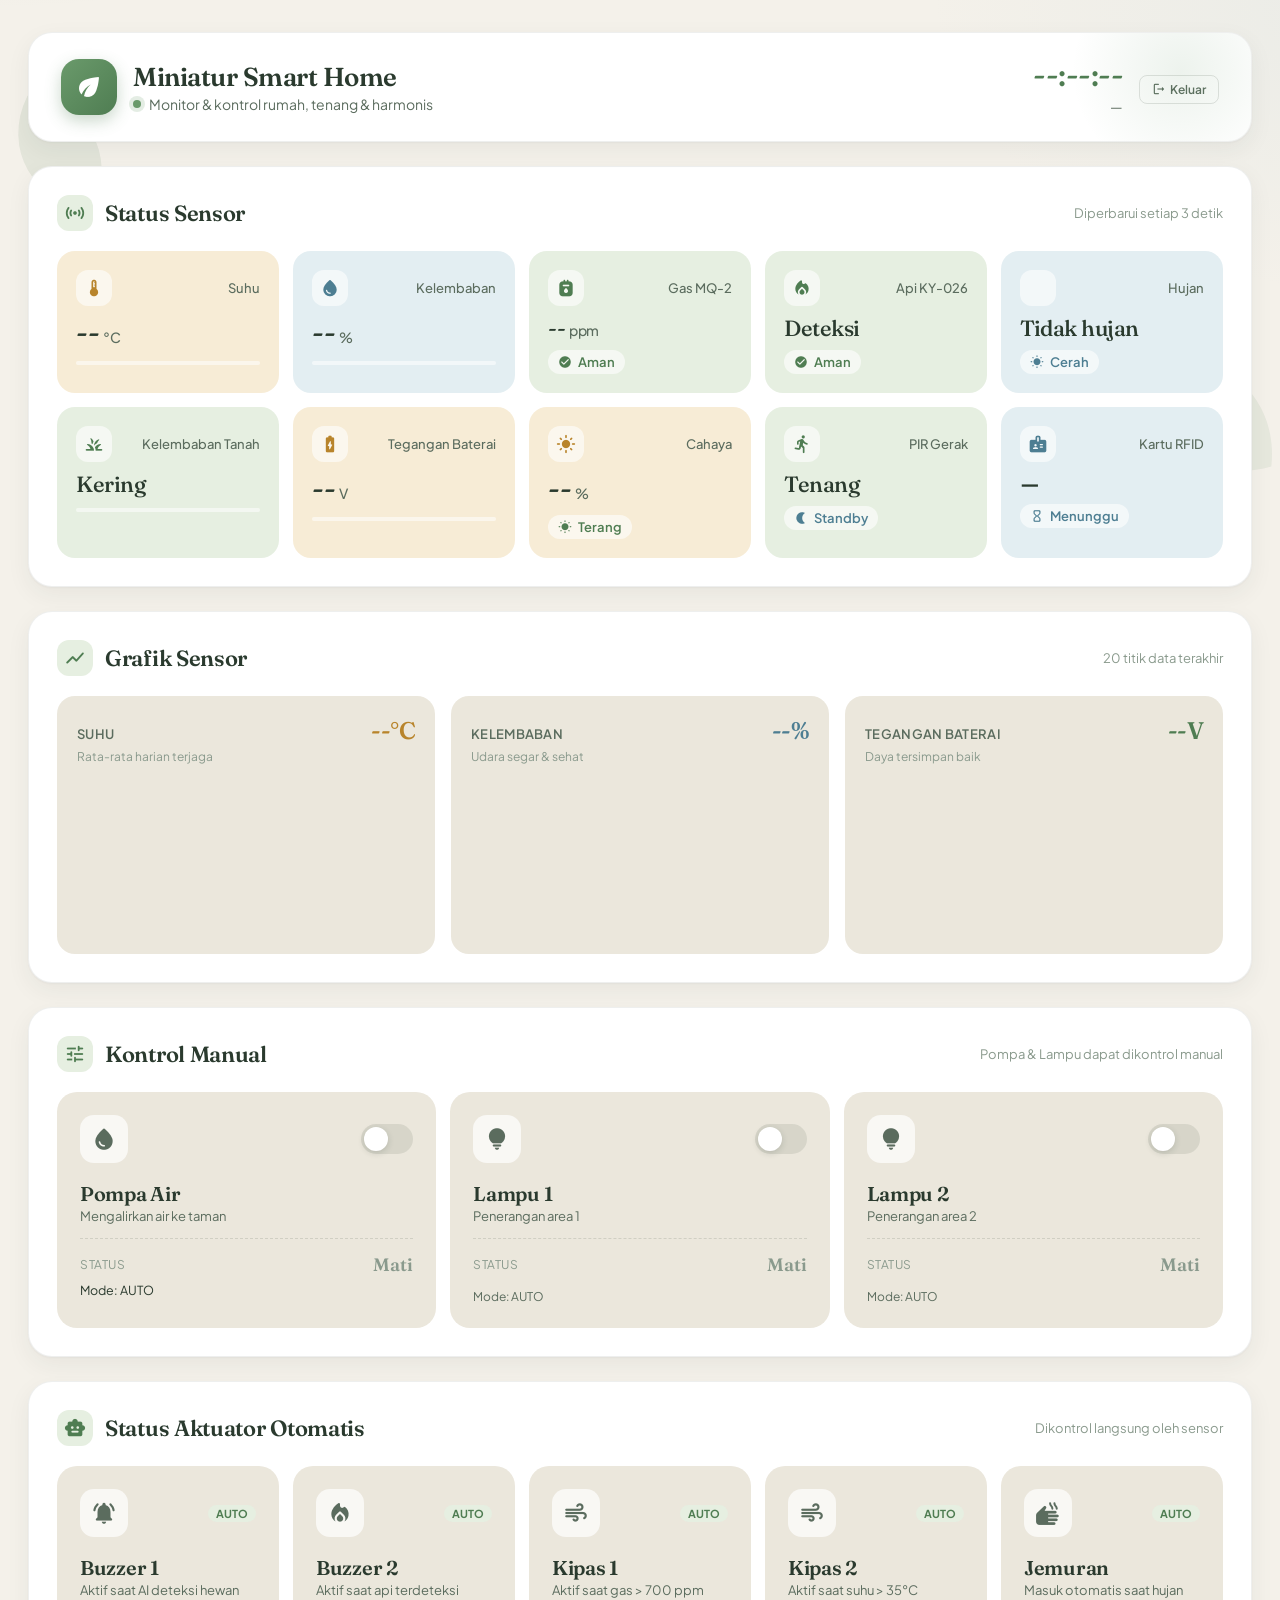
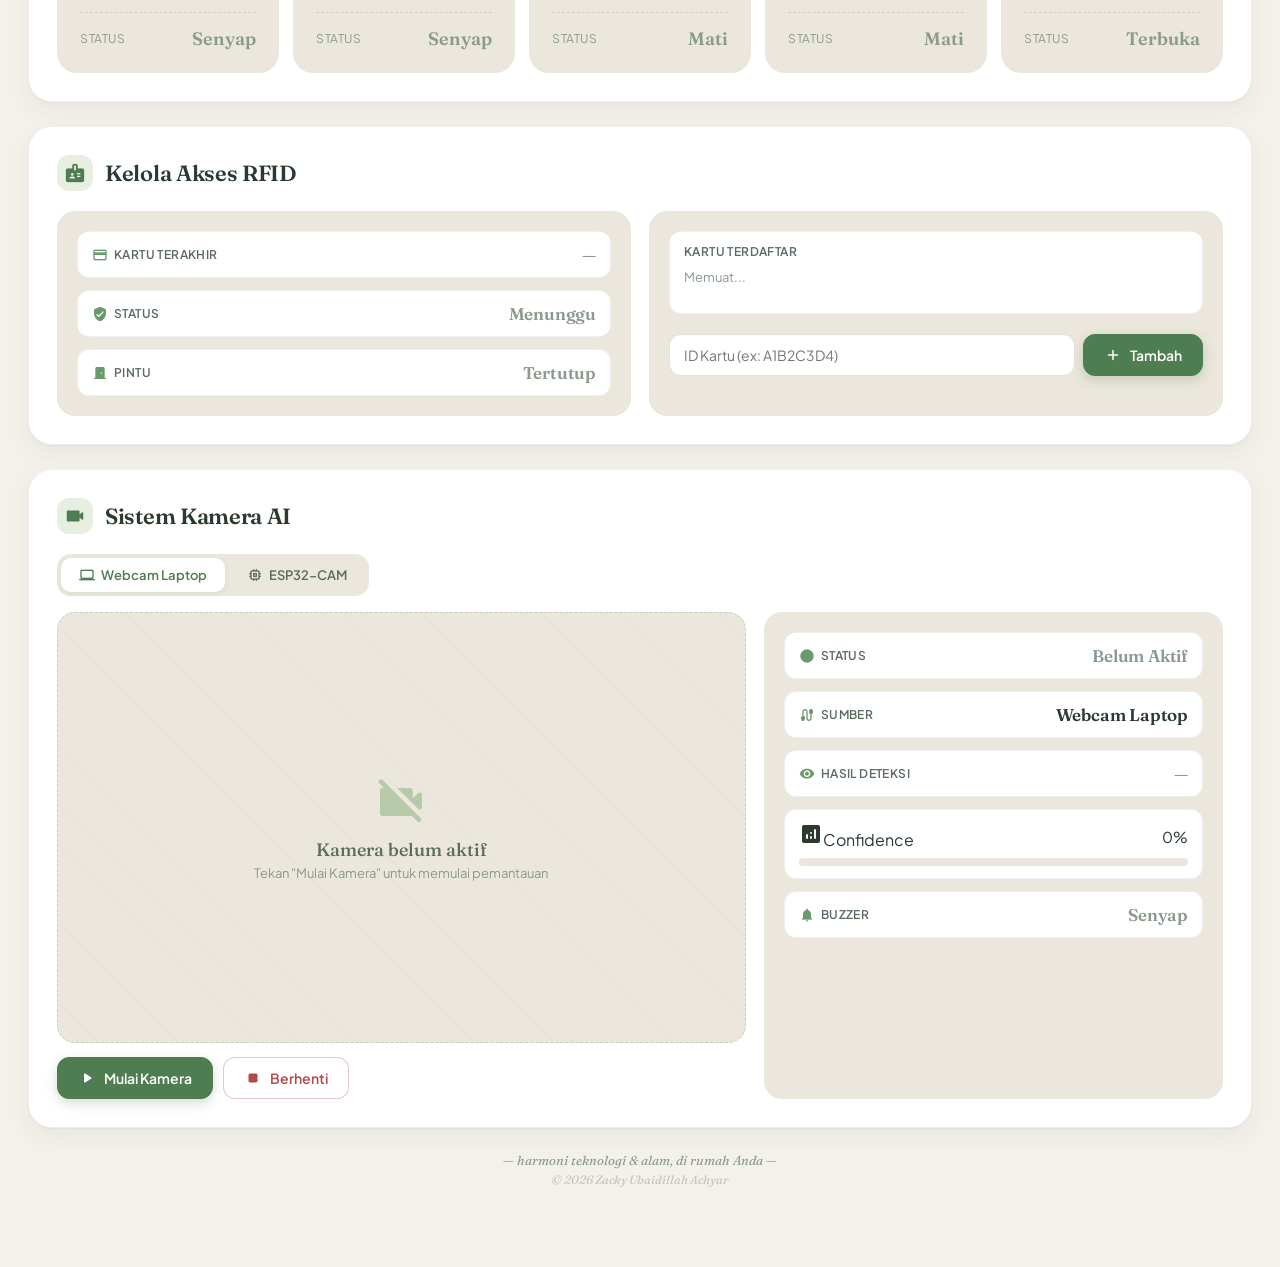
<file: templates/index.html>
<!DOCTYPE html>
<html lang="id">
<head>
<meta charset="UTF-8" />
<meta name="viewport" content="width=device-width, initial-scale=1.0" />
<title>Miniatur Smart Home Dashboard</title>
<link rel="preconnect" href="https://fonts.googleapis.com">
<link rel="preconnect" href="https://fonts.gstatic.com" crossorigin>
<link href="https://fonts.googleapis.com/css2?family=Plus+Jakarta+Sans:wght@400;500;600;700;800&family=Fraunces:opsz,wght@9..144,400;9..144,500;9..144,600;9..144,700&display=swap" rel="stylesheet">
<link href="https://fonts.googleapis.com/icon?family=Material+Icons+Round" rel="stylesheet">
<script src="/static/chart.min.js"></script>
<style>
  :root {
    --bg:            #f4f1ea;
    --bg-soft:       #ebe7dc;
    --paper:         #ffffff;
    --ink:           #2a3a2e;
    --ink-soft:      #5b6c5e;
    --muted:         #8a9a8d;
    --leaf:          #6a9a6b;
    --leaf-deep:     #4f7d52;
    --leaf-bg:       #e6efe1;
    --moss:          #b6c9a8;
    --sun:           #e9b872;
    --sun-bg:        #f7ecd6;
    --sky:           #8fb8c9;
    --sky-bg:        #e3eef2;
    --terracotta:    #c97b63;
    --terracotta-bg: #f3dcd2;
    --line:          rgba(42,58,46,0.08);
    --line-strong:   rgba(42,58,46,0.14);
    --shadow:        0 1px 2px rgba(42,58,46,0.04), 0 8px 24px rgba(42,58,46,0.06);
  }
  *, *::before, *::after { box-sizing: border-box; }
  html, body { margin: 0; padding: 0; }
  body {
    font-family: 'Plus Jakarta Sans', system-ui, sans-serif;
    color: var(--ink);
    min-height: 100vh;
    background: var(--bg);
    background-image:
      radial-gradient(900px 500px at 0% -10%, rgba(106,154,107,0.08), transparent 60%),
      radial-gradient(800px 500px at 110% 0%, rgba(143,184,201,0.10), transparent 60%);
    overflow-x: hidden;
  }

  .leaves {
    position: fixed; inset: 0; pointer-events: none; z-index: 0; overflow: hidden;
  }
  .leaves svg {
    position: absolute; opacity: 0.10; color: var(--leaf-deep);
  }
  .leaves .l1 { top: 8%;   left: -20px;  width: 160px; transform: rotate(-30deg); }
  .leaves .l2 { top: 35%;  right: -30px; width: 200px; transform: rotate(40deg);  opacity: 0.08; }
  .leaves .l3 { bottom: 5%;  left: 10%;  width: 130px; transform: rotate(180deg); opacity: 0.07; }
  .leaves .l4 { bottom: 20%; right: 15%; width: 110px; transform: rotate(-15deg); opacity: 0.07; }

  .wrap {
    position: relative; z-index: 1;
    max-width: 1280px; margin: 0 auto; padding: 32px 28px 80px;
  }

  .material-icons-round {
    font-family: 'Material Icons Round'; font-weight: normal; font-style: normal;
    line-height: 1; letter-spacing: normal; text-transform: none;
    display: inline-block; white-space: nowrap; word-wrap: normal;
    direction: ltr; -webkit-font-smoothing: antialiased;
  }

  /* Header */
  .header {
    background: var(--paper);
    border: 1px solid var(--line);
    border-radius: 24px;
    padding: 26px 32px;
    box-shadow: var(--shadow);
    display: flex; align-items: center; justify-content: space-between;
    gap: 24px; flex-wrap: wrap;
    margin-bottom: 24px;
    position: relative; overflow: hidden;
  }
  .header::after {
    content: ""; position: absolute; right: -40px; bottom: -40px;
    width: 220px; height: 220px; border-radius: 50%;
    background: radial-gradient(circle, rgba(106,154,107,0.12), transparent 70%);
    pointer-events: none;
  }
  .brand { display: flex; align-items: center; gap: 16px; }
  .brand-mark {
    width: 56px; height: 56px; border-radius: 18px;
    background: linear-gradient(135deg, var(--leaf) 0%, var(--leaf-deep) 100%);
    display: inline-flex; align-items: center; justify-content: center;
    color: #fff; box-shadow: 0 6px 16px rgba(79,125,82,0.30);
    flex-shrink: 0;
  }
  .brand-mark .material-icons-round { font-size: 30px; }
  .brand h1 {
    font-family: 'Fraunces', serif; font-weight: 600;
    margin: 0 0 2px; font-size: 26px;
    color: var(--ink); letter-spacing: -0.5px;
  }
  .brand .sub {
    color: var(--ink-soft); font-size: 14px;
    display: flex; align-items: center; gap: 8px;
  }
  .live-dot {
    display: inline-block; width: 8px; height: 8px; border-radius: 50%;
    background: var(--leaf);
    box-shadow: 0 0 0 4px rgba(106,154,107,0.18);
    animation: gentlePulse 2.4s ease-in-out infinite;
  }
  @keyframes gentlePulse {
    0%, 100% { box-shadow: 0 0 0 4px rgba(106,154,107,0.18); }
    50%       { box-shadow: 0 0 0 8px rgba(106,154,107,0.05); }
  }
  .clock { text-align: right; position: relative; z-index: 1; }
  .clock .time {
    font-family: 'Fraunces', serif; font-size: 32px; font-weight: 500;
    color: var(--leaf-deep); letter-spacing: -0.5px; line-height: 1;
  }
  .clock .date { color: var(--ink-soft); font-size: 14px; margin-top: 6px; }

  /* Section */
  .section {
    background: var(--paper);
    border: 1px solid var(--line);
    border-radius: 24px;
    padding: 28px;
    box-shadow: var(--shadow);
    margin-bottom: 24px;
  }
  .section-head {
    display: flex; align-items: center; justify-content: space-between;
    margin-bottom: 20px; gap: 12px; flex-wrap: wrap;
  }
  .section-title {
    font-family: 'Fraunces', serif; font-weight: 600;
    font-size: 22px; margin: 0; color: var(--ink);
    display: flex; align-items: center; gap: 12px;
    letter-spacing: -0.3px;
  }
  .section-title .ic {
    width: 36px; height: 36px; border-radius: 12px;
    background: var(--leaf-bg); color: var(--leaf-deep);
    display: inline-flex; align-items: center; justify-content: center;
  }
  .section-title .ic .material-icons-round { font-size: 22px; }
  .section-meta { color: var(--muted); font-size: 13px; }

  /* Sensors */
  .sensor-grid {
    display: grid;
    grid-template-columns: repeat(auto-fit, minmax(200px, 1fr));
    gap: 14px;
  }
  .sensor {
    padding: 18px; border-radius: 18px;
    background: var(--bg-soft);
    border: 1px solid transparent;
    transition: border-color 0.4s, background 0.4s;
    opacity: 0; transform: translateY(8px);
    animation: fadeUp 0.5s ease forwards;
  }
  @keyframes fadeUp { to { opacity: 1; transform: translateY(0); } }

  .sensor.tone-leaf  { background: var(--leaf-bg); }
  .sensor.tone-sky   { background: var(--sky-bg); }
  .sensor.tone-sun   { background: var(--sun-bg); }
  .sensor.tone-terra { background: var(--terracotta-bg); }

  .sensor-head {
    display: flex; align-items: center; justify-content: space-between;
    margin-bottom: 10px;
  }
  .sensor-icon {
    width: 36px; height: 36px; border-radius: 12px;
    background: rgba(255,255,255,0.6); color: var(--leaf-deep);
    display: inline-flex; align-items: center; justify-content: center;
  }
  .sensor-icon .material-icons-round { font-size: 20px; }
  .tone-sky   .sensor-icon { color: #4d7e92; }
  .tone-sun   .sensor-icon { color: #b8842b; }
  .tone-terra .sensor-icon { color: #a85a44; }

  .sensor-name { font-size: 13px; color: var(--ink-soft); font-weight: 500; }
  .sensor-value {
    font-family: 'Fraunces', serif; font-weight: 500;
    font-size: 30px; line-height: 1.1; color: var(--ink);
    margin-top: 6px; letter-spacing: -0.5px;
  }
  .sensor-value .unit {
    font-family: 'Plus Jakarta Sans', sans-serif;
    font-size: 14px; font-weight: 500;
    color: var(--ink-soft); margin-left: 4px;
  }
  .sensor-status {
    margin-top: 10px; font-size: 13px; font-weight: 600;
    display: inline-flex; align-items: center; gap: 6px;
    padding: 4px 10px; border-radius: 999px;
    background: rgba(255,255,255,0.6);
  }
  .sensor-status .material-icons-round { font-size: 14px; }

  .status-ok   { color: var(--leaf-deep); }
  .status-bad  { color: #b14a4a; background: #f6e3df !important; }
  .status-warn { color: #a87718; }
  .status-info { color: #4d7e92; }

  .sensor.alert {
    background: var(--terracotta-bg) !important;
    border-color: rgba(177,74,74,0.25);
  }

  .sparkbar {
    height: 4px; width: 100%; border-radius: 999px;
    background: rgba(255,255,255,0.55); margin-top: 12px; overflow: hidden;
  }
  .sparkbar > span {
    display: block; height: 100%; width: 0%;
    background: var(--leaf);
    transition: width 1.5s cubic-bezier(.25,.1,.25,1);
    border-radius: 999px;
  }
  .tone-sky .sparkbar > span { background: var(--sky); }
  .tone-sun .sparkbar > span { background: var(--sun); }

  /* Charts */
  .charts {
    display: grid;
    grid-template-columns: repeat(auto-fit, minmax(300px, 1fr));
    gap: 16px;
  }
  .chart-card { padding: 20px; border-radius: 18px; background: var(--bg-soft); }
  .chart-card .head {
    display: flex; align-items: baseline; justify-content: space-between;
    margin-bottom: 4px;
  }
  .chart-card .name {
    font-size: 13px; color: var(--ink-soft); font-weight: 600;
    letter-spacing: 0.3px; text-transform: uppercase;
  }
  .chart-card .now {
    font-family: 'Fraunces', serif;
    font-size: 24px; font-weight: 600; letter-spacing: -0.5px;
  }
  .chart-card .delta { font-size: 12px; color: var(--muted); margin-bottom: 10px; }
  .chart-wrap { height: 160px; }

  /* Actuators */
  .actuators {
    display: grid;
    grid-template-columns: repeat(auto-fit, minmax(220px, 1fr));
    gap: 14px;
  }
  .actuator {
    padding: 22px; border-radius: 20px;
    background: var(--bg-soft);
    border: 1px solid transparent;
    cursor: pointer; user-select: none;
    transition: all 0.35s ease;
  }
  .actuator:hover { transform: translateY(-2px); box-shadow: 0 6px 18px rgba(42,58,46,0.08); }
  .actuator.on { background: var(--leaf-bg); border-color: rgba(106,154,107,0.3); }

  .actuator-top {
    display: flex; align-items: center; justify-content: space-between;
    margin-bottom: 18px;
  }
  .actuator-icon {
    width: 48px; height: 48px; border-radius: 14px;
    background: rgba(255,255,255,0.7); color: var(--ink-soft);
    display: inline-flex; align-items: center; justify-content: center;
    transition: all 0.35s ease;
  }
  .actuator-icon .material-icons-round { font-size: 26px; }
  .actuator.on .actuator-icon {
    background: var(--leaf); color: #fff;
    box-shadow: 0 4px 12px rgba(106,154,107,0.35);
    animation: gentleBob 2.4s ease-in-out infinite;
  }
  @keyframes gentleBob {
    0%, 100% { transform: translateY(0); }
    50% { transform: translateY(-3px); }
  }
  .toggle {
    --w: 52px; --h: 30px;
    width: var(--w); height: var(--h);
    background: rgba(42,58,46,0.10);
    border-radius: 999px; position: relative;
    transition: background 0.35s ease; flex-shrink: 0;
  }
  .toggle::after {
    content: "";
    position: absolute; top: 3px; left: 3px;
    width: calc(var(--h) - 6px); height: calc(var(--h) - 6px);
    border-radius: 50%; background: #fff;
    box-shadow: 0 2px 6px rgba(42,58,46,0.18);
    transition: left 0.35s cubic-bezier(.6,-0.2,.4,1.4);
  }
  .actuator.on .toggle { background: var(--leaf); }
  .actuator.on .toggle::after { left: calc(var(--w) - var(--h) + 3px); }

  .actuator-name {
    font-family: 'Fraunces', serif; font-weight: 600;
    font-size: 20px; color: var(--ink); letter-spacing: -0.3px;
  }
  .actuator-desc { font-size: 13px; color: var(--ink-soft); margin-top: 2px; }
  .actuator-state {
    margin-top: 14px;
    display: flex; align-items: center; justify-content: space-between;
    padding-top: 14px;
    border-top: 1px dashed var(--line-strong);
  }
  .state-label { font-size: 12px; color: var(--muted); text-transform: uppercase; letter-spacing: 0.5px; }
  .state-value { font-family: 'Fraunces', serif; font-size: 18px; font-weight: 600; color: var(--muted); }
  .actuator.on .state-value { color: var(--leaf-deep); }

  /* Camera */
  .camera-section {
    display: grid;
    grid-template-columns: 1.5fr 1fr;
    gap: 18px;
  }
  @media (max-width: 900px) { .camera-section { grid-template-columns: 1fr; } }

  .tabs {
    display: inline-flex; gap: 4px;
    padding: 4px; background: var(--bg-soft);
    border-radius: 14px; margin-bottom: 16px;
  }
  .tab {
    padding: 9px 18px; border-radius: 10px;
    background: transparent; color: var(--ink-soft);
    font-size: 13px; font-weight: 600; cursor: pointer;
    transition: all 0.25s;
    display: inline-flex; align-items: center; gap: 6px;
    border: 0; font-family: inherit;
  }
  .tab .material-icons-round { font-size: 16px; }
  .tab:hover { color: var(--ink); }
  .tab.active {
    background: var(--paper); color: var(--leaf-deep);
    box-shadow: 0 2px 6px rgba(42,58,46,0.06);
  }

  .camera-stage {
    aspect-ratio: 16 / 10;
    border-radius: 18px;
    background: var(--bg-soft);
    background-image:
      repeating-linear-gradient(45deg,
        rgba(42,58,46,0.025) 0 1px, transparent 1px 14px);
    border: 1px dashed var(--line-strong);
    position: relative; overflow: hidden;
    display: flex; align-items: center; justify-content: center;
    transition: all 0.35s ease;
  }
  .camera-stage.active {
    background-color: #2c3a30;
    background-image:
      radial-gradient(circle at 50% 50%, rgba(106,154,107,0.15), transparent 70%);
    border-color: var(--leaf);
    border-style: solid;
  }
  .scanline {
    position: absolute; left: 0; right: 0; height: 80px;
    background: linear-gradient(180deg, transparent, rgba(106,154,107,0.18), transparent);
    top: -80px; opacity: 0; z-index: 2;
  }
  .camera-stage.active .scanline {
    opacity: 1; animation: scan 3s ease-in-out infinite;
  }
  @keyframes scan { 0% { top: -80px; } 100% { top: 100%; } }

  .rec {
    position: absolute; top: 14px; left: 14px; z-index: 4;
    display: flex; align-items: center; gap: 6px;
    padding: 5px 10px;
    background: rgba(255,255,255,0.92);
    border-radius: 999px;
    font-size: 12px; font-weight: 600;
    color: #b14a4a; opacity: 0;
  }
  .camera-stage.active .rec { opacity: 1; }
  .rec .dot {
    width: 8px; height: 8px; border-radius: 50%; background: #b14a4a;
    animation: blink 1.2s ease-in-out infinite;
  }
  @keyframes blink { 0%,100%{opacity:1} 50%{opacity:0.3} }

  .bbox {
    position: absolute; z-index: 5;
    border: 2px solid var(--leaf);
    border-radius: 8px; opacity: 0;
    transition: all 0.6s ease;
    background: rgba(106,154,107,0.06);
  }
  .camera-stage.active .bbox { opacity: 1; }
  .bbox::before {
    content: attr(data-label);
    position: absolute; top: -24px; left: -2px;
    background: var(--leaf); color: #fff;
    font-size: 11px; font-weight: 600;
    padding: 3px 8px; border-radius: 6px;
    letter-spacing: 0.3px;
    white-space: nowrap;
  }
  .bbox.danger { border-color: var(--terracotta); background: rgba(201,123,99,0.10); }
  .bbox.danger::before { background: var(--terracotta); }

  .placeholder {
    text-align: center; color: var(--muted); z-index: 3;
  }
  .placeholder .material-icons-round { font-size: 56px; color: var(--moss); margin-bottom: 8px; }
  .placeholder .ph-title {
    font-family: 'Fraunces', serif; font-size: 18px; color: var(--ink-soft); font-weight: 500;
  }
  .placeholder .ph-sub { font-size: 13px; margin-top: 4px; }
  .camera-stage.active .placeholder { display: none; }

  .cam-controls { display: flex; gap: 10px; margin-top: 14px; flex-wrap: wrap; }
  .btn {
    padding: 11px 20px; border-radius: 12px;
    border: 1px solid var(--line-strong);
    background: var(--paper); color: var(--ink);
    cursor: pointer; font-family: inherit;
    font-size: 14px; font-weight: 600;
    transition: all 0.2s;
    display: inline-flex; align-items: center; gap: 8px;
  }
  .btn .material-icons-round { font-size: 18px; }
  .btn:hover { transform: translateY(-1px); box-shadow: 0 4px 10px rgba(42,58,46,0.06); }
  .btn:active { transform: translateY(1px) scale(0.99); }
  .btn-primary {
    background: var(--leaf-deep); border-color: var(--leaf-deep);
    color: #fff; box-shadow: 0 4px 12px rgba(79,125,82,0.25);
  }
  .btn-primary:hover { background: #43703f; }
  .btn-danger { background: var(--paper); color: #b14a4a; border-color: rgba(177,74,74,0.3); }

  .cam-info {
    padding: 20px; border-radius: 18px;
    background: var(--bg-soft);
    display: flex; flex-direction: column; gap: 12px;
  }
  .info-row {
    display: flex; justify-content: space-between; align-items: center;
    padding: 12px 14px;
    background: var(--paper); border-radius: 12px;
    border: 1px solid var(--line);
  }
  .info-row .k {
    font-size: 12px; color: var(--ink-soft);
    text-transform: uppercase; letter-spacing: 0.4px;
    font-weight: 600;
    display: flex; align-items: center; gap: 6px;
  }
  .info-row .k .material-icons-round { font-size: 16px; color: var(--leaf); }
  .info-row .v {
    font-family: 'Fraunces', serif;
    font-size: 17px; font-weight: 600;
    color: var(--ink); letter-spacing: -0.2px;
  }
  .info-row .v.muted { color: var(--muted); }
  .info-row .v.alert { color: #b14a4a; }

  .conf-wrap {
    padding: 12px 14px;
    background: var(--paper); border-radius: 12px;
    border: 1px solid var(--line);
  }
  .conf-wrap .top {
    display: flex; justify-content: space-between; align-items: center;
    margin-bottom: 8px;
  }
  .conf-bar {
    height: 8px; background: var(--bg-soft); border-radius: 999px; overflow: hidden;
  }
  .conf-bar > span {
    display: block; height: 100%; width: 0%;
    background: var(--leaf); border-radius: 999px;
    transition: width 0.6s cubic-bezier(.25,.1,.25,1);
  }

  .foot {
    text-align: center; color: var(--muted); font-size: 13px;
    margin-top: 20px;
    font-family: 'Fraunces', serif; font-style: italic;
  }

  @media (max-width: 700px) {
    .header { flex-direction: column; align-items: flex-start; }
    .clock { text-align: left; }
    .wrap { padding: 20px 16px 60px; }
  }

  .auto-card { cursor: default !important; }
  .auto-card:hover { transform: none !important; box-shadow: none !important; }
  .auto-badge {
    font-size: 11px; padding: 2px 8px; border-radius: 20px;
    background: var(--leaf-bg); color: var(--leaf-deep); font-weight: 700;
  }
  .rfid-item {
    display: flex; justify-content: space-between; align-items: center;
    padding: 8px 12px; background: var(--bg-soft); border-radius: 10px;
  }
  .rfid-item span { font-family: monospace; font-size: 14px; font-weight: 600; color: var(--ink); }
  .rfid-item button {
    background: none; border: none; color: #b14a4a; cursor: pointer;
    padding: 2px; display: inline-flex; align-items: center;
  }
  .rfid-add {
    display: flex; gap: 8px; margin-top: 8px;
  }
  .rfid-add input {
    flex: 1; padding: 10px 14px; border-radius: 12px;
    border: 1px solid var(--line-strong); background: var(--paper);
    font-family: inherit; font-size: 14px; color: var(--ink); outline: none;
  }
  .rfid-add input:focus { border-color: var(--leaf); }
</style>
</head>
<body>

<!-- Decorative leaves -->
<div class="leaves" aria-hidden="true">
  <svg class="l1" viewBox="0 0 100 100" fill="currentColor"><path d="M50 10 C 20 30, 20 70, 50 90 C 80 70, 80 30, 50 10 Z M50 20 L50 88" stroke="currentColor" stroke-width="1" fill="currentColor"/></svg>
  <svg class="l2" viewBox="0 0 100 100" fill="currentColor"><path d="M10 50 C 30 20, 70 20, 90 50 C 70 80, 30 80, 10 50 Z"/></svg>
  <svg class="l3" viewBox="0 0 100 100" fill="currentColor"><path d="M50 5 C 25 25, 25 75, 50 95 C 75 75, 75 25, 50 5 Z"/></svg>
  <svg class="l4" viewBox="0 0 100 100" fill="currentColor"><path d="M50 10 C 20 30, 20 70, 50 90 C 80 70, 80 30, 50 10 Z"/></svg>
</div>

<div class="wrap">

  <!-- HEADER -->
  <header class="header">
    <div class="brand">
      <div class="brand-mark"><span class="material-icons-round">eco</span></div>
      <div>
        <h1>Miniatur Smart Home</h1>
        <div class="sub"><span class="live-dot"></span>Monitor &amp; kontrol rumah, tenang &amp; harmonis</div>
      </div>
    </div>
    <div style="display:flex;align-items:center;gap:16px">
      <div class="clock">
        <div class="time" id="clockTime">--:--:--</div>
        <div class="date" id="clockDate">—</div>
      </div>
      <div style="display:flex;flex-direction:column;align-items:flex-end;gap:4px">
        <span style="font-size:12px;color:var(--ink-soft);font-weight:600" id="userLabel"></span>
        <button onclick="doLogout()" style="display:flex;align-items:center;gap:4px;padding:6px 12px;border:1.5px solid var(--line-strong);border-radius:8px;background:transparent;font-family:inherit;font-size:12px;font-weight:600;color:var(--ink-soft);cursor:pointer">
          <span class="material-icons-round" style="font-size:14px">logout</span>Keluar
        </button>
      </div>
    </div>
  </header>

  <!-- SENSORS -->
  <section class="section">
    <div class="section-head">
      <h2 class="section-title">
        <span class="ic"><span class="material-icons-round">sensors</span></span>
        Status Sensor
      </h2>
      <div class="section-meta">Diperbarui setiap 3 detik</div>
    </div>
    <div class="sensor-grid">
      <!-- Suhu -->
      <div class="sensor tone-sun" style="animation-delay:.05s">
        <div class="sensor-head">
          <div class="sensor-icon"><span class="material-icons-round">thermostat</span></div>
          <span class="sensor-name">Suhu</span>
        </div>
        <div class="sensor-value"><span id="vSuhu">--</span><span class="unit">°C</span></div>
        <div class="sparkbar"><span id="bSuhu"></span></div>
      </div>
      <!-- Kelembaban -->
      <div class="sensor tone-sky" style="animation-delay:.1s">
        <div class="sensor-head">
          <div class="sensor-icon"><span class="material-icons-round">water_drop</span></div>
          <span class="sensor-name">Kelembaban</span>
        </div>
        <div class="sensor-value"><span id="vHum">--</span><span class="unit">%</span></div>
        <div class="sparkbar"><span id="bHum"></span></div>
      </div>
      <!-- Gas -->
      <div class="sensor tone-leaf" id="sGas" style="animation-delay:.15s">
        <div class="sensor-head">
          <div class="sensor-icon"><span class="material-icons-round">gas_meter</span></div>
          <span class="sensor-name">Gas MQ-2</span>
        </div>
        <div class="sensor-value" style="font-size:22px"><span id="vGasV">--</span><span class="unit">ppm</span></div>
        <div class="sensor-status status-ok" id="vGas">
          <span class="material-icons-round">check_circle</span><span class="lbl">Aman</span>
        </div>
      </div>
      <!-- Api -->
      <div class="sensor tone-leaf" id="sFire" style="animation-delay:.2s">
        <div class="sensor-head">
          <div class="sensor-icon"><span class="material-icons-round">local_fire_department</span></div>
          <span class="sensor-name">Api KY-026</span>
        </div>
        <div class="sensor-value" style="font-size:22px">Deteksi</div>
        <div class="sensor-status status-ok" id="vFire">
          <span class="material-icons-round">check_circle</span><span class="lbl">Aman</span>
        </div>
      </div>
      <!-- Hujan -->
      <div class="sensor tone-sky" id="sRain" style="animation-delay:.25s">
        <div class="sensor-head">
          <div class="sensor-icon"><span class="material-icons-round">rainy</span></div>
          <span class="sensor-name">Hujan</span>
        </div>
        <div class="sensor-value" style="font-size:22px" id="vRain">Tidak hujan</div>
        <div class="sensor-status status-info" id="vRainSub">
          <span class="material-icons-round">wb_sunny</span><span class="lbl">Cerah</span>
        </div>
      </div>
      <!-- Tanah -->
      <div class="sensor tone-leaf" id="sSoil" style="animation-delay:.3s">
        <div class="sensor-head">
          <div class="sensor-icon"><span class="material-icons-round">grass</span></div>
          <span class="sensor-name">Kelembaban Tanah</span>
        </div>
        <div class="sensor-value" style="font-size:22px" id="vSoil">Kering</div>
        <div class="sparkbar"><span id="bSoil"></span></div>
      </div>
      <!-- Baterai -->
      <div class="sensor tone-sun" style="animation-delay:.35s">
        <div class="sensor-head">
          <div class="sensor-icon"><span class="material-icons-round">battery_charging_full</span></div>
          <span class="sensor-name">Tegangan Baterai</span>
        </div>
        <div class="sensor-value"><span id="vBat">--</span><span class="unit">V</span></div>
        <div class="sparkbar"><span id="bBat"></span></div>
      </div>
      <!-- Cahaya LDR -->
      <div class="sensor tone-sun" id="sCahaya" style="animation-delay:.38s">
        <div class="sensor-head">
          <div class="sensor-icon"><span class="material-icons-round">light_mode</span></div>
          <span class="sensor-name">Cahaya</span>
        </div>
        <div class="sensor-value"><span id="vCahaya">--</span><span class="unit">%</span></div>
        <div class="sensor-status status-ok" id="vCahayaStatus">
          <span class="material-icons-round">wb_sunny</span><span class="lbl">Terang</span>
        </div>
      </div>
      <!-- PIR -->
      <div class="sensor tone-leaf" id="sPir" style="animation-delay:.4s">
        <div class="sensor-head">
          <div class="sensor-icon"><span class="material-icons-round">directions_run</span></div>
          <span class="sensor-name">PIR Gerak</span>
        </div>
        <div class="sensor-value" style="font-size:22px" id="vPir">Tenang</div>
        <div class="sensor-status status-info" id="vPirSub">
          <span class="material-icons-round">nightlight</span><span class="lbl">Standby</span>
        </div>
      </div>
      <!-- RFID -->
      <div class="sensor tone-sky" style="animation-delay:.45s">
        <div class="sensor-head">
          <div class="sensor-icon"><span class="material-icons-round">badge</span></div>
          <span class="sensor-name">Kartu RFID</span>
        </div>
        <div class="sensor-value" style="font-size:20px;font-family:'Plus Jakarta Sans',sans-serif;font-weight:700;letter-spacing:0.5px" id="vRfid">—</div>
        <div class="sensor-status status-info" id="vRfidSub">
          <span class="material-icons-round">hourglass_empty</span><span class="lbl">Menunggu</span>
        </div>
      </div>
    </div>
  </section>

  <!-- CHARTS -->
  <section class="section">
    <div class="section-head">
      <h2 class="section-title">
        <span class="ic"><span class="material-icons-round">show_chart</span></span>
        Grafik Sensor
      </h2>
      <div class="section-meta">20 titik data terakhir</div>
    </div>
    <div class="charts">
      <div class="chart-card">
        <div class="head">
          <span class="name">Suhu</span>
          <span class="now" id="cNowSuhu" style="color:#b8842b">--°C</span>
        </div>
        <div class="delta">Rata-rata harian terjaga</div>
        <div class="chart-wrap"><canvas id="chartSuhu"></canvas></div>
      </div>
      <div class="chart-card">
        <div class="head">
          <span class="name">Kelembaban</span>
          <span class="now" id="cNowHum" style="color:#4d7e92">--%</span>
        </div>
        <div class="delta">Udara segar &amp; sehat</div>
        <div class="chart-wrap"><canvas id="chartHum"></canvas></div>
      </div>
      <div class="chart-card">
        <div class="head">
          <span class="name">Tegangan Baterai</span>
          <span class="now" id="cNowBat" style="color:#4f7d52">--V</span>
        </div>
        <div class="delta">Daya tersimpan baik</div>
        <div class="chart-wrap"><canvas id="chartBat"></canvas></div>
      </div>
    </div>
  </section>

  <!-- AKTUATOR MANUAL -->
  <section class="section">
    <div class="section-head">
      <h2 class="section-title">
        <span class="ic"><span class="material-icons-round">tune</span></span>
        Kontrol Manual
      </h2>
      <div class="section-meta">Pompa & Lampu dapat dikontrol manual</div>
    </div>
    <div class="actuators">
      <div class="actuator off" data-key="pompa" data-cmd-on="ON" data-cmd-off="OFF" data-on="Menyala" data-off="Mati">
        <div class="actuator-top">
          <div class="actuator-icon"><span class="material-icons-round">water_drop</span></div>
          <div class="toggle"></div>
        </div>
        <div class="actuator-name">Pompa Air</div>
        <div class="actuator-desc">Mengalirkan air ke taman</div>
        <div class="actuator-state">
          <span class="state-label">Status</span>
          <span class="state-value">Mati</span>
        </div>
        <div style="margin-top:6px;font-size:0.78rem;color:var(--text-muted)" id="pompaModeLabel">Mode: AUTO</div>
        <button id="btnPompaAuto" onclick="setAutoMode('pompa')" style="display:none;margin-top:4px;font-size:0.75rem;padding:2px 8px;border-radius:6px;border:1px solid var(--accent);background:transparent;color:var(--accent);cursor:pointer">Kembali AUTO</button>
      </div>
      <div class="actuator off" data-key="lampu1" data-cmd-on="ON" data-cmd-off="OFF" data-on="Menyala" data-off="Mati">
        <div class="actuator-top">
          <div class="actuator-icon"><span class="material-icons-round">lightbulb</span></div>
          <div class="toggle"></div>
        </div>
        <div class="actuator-name">Lampu 1</div>
        <div class="actuator-desc">Penerangan area 1</div>
        <div class="actuator-state">
          <span class="state-label">Status</span>
          <span class="state-value">Mati</span>
        </div>
        <div style="margin-top:8px">
          <span id="lampu1ModeLabel" style="font-size:12px;color:var(--ink-soft);margin-right:8px">Mode: AUTO</span>
          <button id="btnLampu1Auto" onclick="event.stopPropagation();setAutoMode('lampu1')"
            style="font-size:11px;padding:3px 10px;border-radius:20px;border:1.5px solid var(--leaf);
                   background:var(--leaf-bg);color:var(--leaf-deep);cursor:pointer;font-weight:600;display:none">
            AUTO
          </button>
        </div>
      </div>
      <div class="actuator off" data-key="lampu2" data-cmd-on="ON" data-cmd-off="OFF" data-on="Menyala" data-off="Mati">
        <div class="actuator-top">
          <div class="actuator-icon"><span class="material-icons-round">lightbulb</span></div>
          <div class="toggle"></div>
        </div>
        <div class="actuator-name">Lampu 2</div>
        <div class="actuator-desc">Penerangan area 2</div>
        <div class="actuator-state">
          <span class="state-label">Status</span>
          <span class="state-value">Mati</span>
        </div>
        <div style="margin-top:8px">
          <span id="lampu2ModeLabel" style="font-size:12px;color:var(--ink-soft);margin-right:8px">Mode: AUTO</span>
          <button id="btnLampu2Auto" onclick="event.stopPropagation();setAutoMode('lampu2')"
            style="font-size:11px;padding:3px 10px;border-radius:20px;border:1.5px solid var(--leaf);
                   background:var(--leaf-bg);color:var(--leaf-deep);cursor:pointer;font-weight:600;display:none">
            AUTO
          </button>
        </div>
      </div>
    </div>
  </section>

  <!-- STATUS OTOMATIS -->
  <section class="section">
    <div class="section-head">
      <h2 class="section-title">
        <span class="ic"><span class="material-icons-round">smart_toy</span></span>
        Status Aktuator Otomatis
      </h2>
      <div class="section-meta">Dikontrol langsung oleh sensor</div>
    </div>
    <div class="actuators">
      <div class="actuator off auto-card" id="aBuzzer1">
        <div class="actuator-top">
          <div class="actuator-icon"><span class="material-icons-round">notifications_active</span></div>
          <span class="auto-badge">AUTO</span>
        </div>
        <div class="actuator-name">Buzzer 1</div>
        <div class="actuator-desc">Aktif saat AI deteksi hewan</div>
        <div class="actuator-state">
          <span class="state-label">Status</span>
          <span class="state-value">Senyap</span>
        </div>
      </div>
      <div class="actuator off auto-card" id="aBuzzer2">
        <div class="actuator-top">
          <div class="actuator-icon"><span class="material-icons-round">local_fire_department</span></div>
          <span class="auto-badge">AUTO</span>
        </div>
        <div class="actuator-name">Buzzer 2</div>
        <div class="actuator-desc">Aktif saat api terdeteksi</div>
        <div class="actuator-state">
          <span class="state-label">Status</span>
          <span class="state-value">Senyap</span>
        </div>
      </div>
      <div class="actuator off auto-card" id="aKipas1">
        <div class="actuator-top">
          <div class="actuator-icon"><span class="material-icons-round">air</span></div>
          <span class="auto-badge">AUTO</span>
        </div>
        <div class="actuator-name">Kipas 1</div>
        <div class="actuator-desc">Aktif saat gas &gt; 700 ppm</div>
        <div class="actuator-state">
          <span class="state-label">Status</span>
          <span class="state-value">Mati</span>
        </div>
      </div>
      <div class="actuator off auto-card" id="aKipas2">
        <div class="actuator-top">
          <div class="actuator-icon"><span class="material-icons-round">air</span></div>
          <span class="auto-badge">AUTO</span>
        </div>
        <div class="actuator-name">Kipas 2</div>
        <div class="actuator-desc">Aktif saat suhu &gt; 35°C</div>
        <div class="actuator-state">
          <span class="state-label">Status</span>
          <span class="state-value">Mati</span>
        </div>
      </div>
      <div class="actuator off auto-card" id="aServo2">
        <div class="actuator-top">
          <div class="actuator-icon"><span class="material-icons-round">dry</span></div>
          <span class="auto-badge">AUTO</span>
        </div>
        <div class="actuator-name">Jemuran</div>
        <div class="actuator-desc">Masuk otomatis saat hujan</div>
        <div class="actuator-state">
          <span class="state-label">Status</span>
          <span class="state-value">Terbuka</span>
        </div>
      </div>
    </div>
  </section>

  <!-- RFID WHITELIST -->
  <section class="section">
    <div class="section-head">
      <h2 class="section-title">
        <span class="ic"><span class="material-icons-round">badge</span></span>
        Kelola Akses RFID
      </h2>
    </div>
    <div style="display:grid;grid-template-columns:1fr 1fr;gap:18px">
      <div class="cam-info">
        <div class="info-row">
          <span class="k"><span class="material-icons-round">credit_card</span>Kartu Terakhir</span>
          <span class="v muted" id="rfidLastCard">—</span>
        </div>
        <div class="info-row">
          <span class="k"><span class="material-icons-round">verified_user</span>Status</span>
          <span class="v muted" id="rfidLastStatus">Menunggu</span>
        </div>
        <div class="info-row">
          <span class="k"><span class="material-icons-round">door_front</span>Pintu</span>
          <span class="v muted" id="rfidPintuStatus">Tertutup</span>
        </div>
      </div>
      <div class="cam-info">
        <div style="padding:12px 14px;background:var(--paper);border-radius:12px;border:1px solid var(--line)">
          <div style="font-size:12px;color:var(--ink-soft);font-weight:600;text-transform:uppercase;letter-spacing:0.4px;margin-bottom:10px">
            Kartu Terdaftar
          </div>
          <div id="rfidList" style="display:flex;flex-direction:column;gap:6px;min-height:32px">
            <span style="color:var(--muted);font-size:13px">Memuat...</span>
          </div>
        </div>
        <div class="rfid-add">
          <input id="rfidInput" type="text" placeholder="ID Kartu (ex: A1B2C3D4)"
            onkeydown="if(event.key==='Enter')addCard()">
          <button class="btn btn-primary" onclick="addCard()">
            <span class="material-icons-round">add</span>Tambah
          </button>
        </div>
      </div>
    </div>
  </section>

  <!-- CAMERA -->
  <section class="section">
    <div class="section-head">
      <h2 class="section-title">
        <span class="ic"><span class="material-icons-round">videocam</span></span>
        Sistem Kamera AI
      </h2>
    </div>
    <div class="tabs">
      <button class="tab active" data-tab="webcam">
        <span class="material-icons-round">laptop</span>Webcam Laptop
      </button>
      <button class="tab" data-tab="esp">
        <span class="material-icons-round">memory</span>ESP32-CAM
      </button>
    </div>
    <div class="camera-section">
      <div>
        <div class="camera-stage" id="camStage">
          <!-- Live feeds -->
          <video id="camVideo" autoplay playsinline
            style="position:absolute;inset:0;width:100%;height:100%;object-fit:cover;border-radius:18px;opacity:0;z-index:0;"></video>
          <img id="espImg" alt="ESP32-CAM"
            style="position:absolute;inset:0;width:100%;height:100%;object-fit:cover;border-radius:18px;display:none;z-index:0;">
          <canvas id="camCanvas" width="320" height="240" style="display:none;"></canvas>
          <!-- Overlays -->
          <div class="scanline"></div>
          <div class="rec"><span class="dot"></span>LIVE</div>
          <div class="bbox" id="bbox" data-label="OBJEK" style="left:30%;top:30%;width:35%;height:40%;"></div>
          <div class="placeholder">
            <span class="material-icons-round">videocam_off</span>
            <div class="ph-title">Kamera belum aktif</div>
            <div class="ph-sub">Tekan "Mulai Kamera" untuk memulai pemantauan</div>
          </div>
        </div>
        <div class="cam-controls">
          <button class="btn btn-primary" id="camStart">
            <span class="material-icons-round">play_arrow</span>Mulai Kamera
          </button>
          <button class="btn btn-danger" id="camStop">
            <span class="material-icons-round">stop</span>Berhenti
          </button>
        </div>
      </div>
      <div class="cam-info">
        <div class="info-row">
          <span class="k"><span class="material-icons-round">circle</span>Status</span>
          <span class="v muted" id="iStatus">Belum Aktif</span>
        </div>
        <div class="info-row">
          <span class="k"><span class="material-icons-round">cable</span>Sumber</span>
          <span class="v" id="iSource">Webcam Laptop</span>
        </div>
        <div class="info-row">
          <span class="k"><span class="material-icons-round">visibility</span>Hasil Deteksi</span>
          <span class="v muted" id="iResult">—</span>
        </div>
        <div class="conf-wrap">
          <div class="top">
            <span class="k"><span class="material-icons-round">analytics</span>Confidence</span>
            <span class="v" id="iConf" style="font-size:15px">0%</span>
          </div>
          <div class="conf-bar"><span id="iConfBar"></span></div>
        </div>
        <div class="info-row">
          <span class="k"><span class="material-icons-round">notifications</span>Buzzer</span>
          <span class="v muted" id="iBuzz">Senyap</span>
        </div>
      </div>
    </div>
  </section>

  <div class="foot">— harmoni teknologi &amp; alam, di rumah Anda —</div>
  <div class="foot" style="margin-top:4px;font-size:0.75rem;opacity:0.5">&copy; 2026 Zacky Ubaidillah Achyar</div>

</div>

<script>
/* ===== AUTH ===== */
function authFetch(url, options = {}) {
  return fetch(url, options).then(r => {
    if (r.status === 401) window.location.replace("/login");
    return r;
  });
}

async function doLogout() {
  try { await authFetch("/api/logout", { method: "POST" }); } catch {}
  window.location.replace("/login");
}

const _ul = document.getElementById("userLabel");
if (_ul) _ul.textContent = {{ username|tojson }};

/* ===== CLOCK ===== */
const HARI = ['Minggu','Senin','Selasa','Rabu','Kamis','Jumat','Sabtu'];
const BLN  = ['Januari','Februari','Maret','April','Mei','Juni','Juli','Agustus','September','Oktober','November','Desember'];
function pad(n){ return String(n).padStart(2,'0'); }
function tickClock(){
  const d = new Date();
  document.getElementById('clockTime').textContent = `${pad(d.getHours())}:${pad(d.getMinutes())}:${pad(d.getSeconds())}`;
  document.getElementById('clockDate').textContent = `${HARI[d.getDay()]}, ${d.getDate()} ${BLN[d.getMonth()]} ${d.getFullYear()}`;
}
tickClock(); setInterval(tickClock, 1000);

/* ===== CHARTS ===== */
function makeChart(canvasId, color) {
  return new Chart(document.getElementById(canvasId), {
    type: 'line',
    data: { labels: [], datasets: [{
      data: [], borderColor: color,
      backgroundColor: color + '28',
      borderWidth: 2.5, tension: 0.4,
      pointRadius: 0, pointHoverRadius: 4,
      fill: true,
    }]},
    options: {
      responsive: true, maintainAspectRatio: false,
      animation: { duration: 700, easing: 'easeOutCubic' },
      plugins: { legend: { display: false }, tooltip: { enabled: false } },
      scales: {
        x: { display: false },
        y: {
          grid: { color: 'rgba(42,58,46,0.06)' },
          border: { display: false },
          ticks: { color: '#8a9a8d', font: { family: 'Plus Jakarta Sans', size: 11 } }
        }
      }
    }
  });
}

const chartSuhu = makeChart('chartSuhu', '#e9b872');
const chartHum  = makeChart('chartHum',  '#8fb8c9');
const chartBat  = makeChart('chartBat',  '#6a9a6b');

function pushChartPoint(s, h, b) {
  const t = new Date();
  const lbl = `${pad(t.getHours())}:${pad(t.getMinutes())}:${pad(t.getSeconds())}`;
  for (const [chart, val] of [[chartSuhu, s],[chartHum, h],[chartBat, b]]) {
    chart.data.labels.push(lbl);
    chart.data.datasets[0].data.push(val);
    if (chart.data.labels.length > 20) {
      chart.data.labels.shift();
      chart.data.datasets[0].data.shift();
    }
    chart.update();
  }
  document.getElementById('cNowSuhu').textContent = s.toFixed(1) + '°C';
  document.getElementById('cNowHum').textContent  = h.toFixed(0) + '%';
  document.getElementById('cNowBat').textContent  = b.toFixed(2) + 'V';
}

/* ===== HELPERS ===== */
function setStatus(el, cls, icon, label) {
  el.className = 'sensor-status ' + cls;
  el.innerHTML = `<span class="material-icons-round">${icon}</span><span class="lbl">${label}</span>`;
}

/* ===== SENSORS (SSE real-time) ===== */
function updateSensors(data) {
    const suhu = parseFloat(data.suhu);
    const hum  = parseFloat(data.kelembaban);
    const bat  = parseFloat(data.tegangan_baterai);

    if (!isNaN(suhu)) {
      document.getElementById('vSuhu').textContent = suhu.toFixed(1);
      document.getElementById('bSuhu').style.width = Math.max(0, Math.min(100, (suhu-25)/10*100)) + '%';
    }
    if (!isNaN(hum)) {
      document.getElementById('vHum').textContent = hum.toFixed(0);
      document.getElementById('bHum').style.width = Math.max(0, Math.min(100, hum)) + '%';
    }
    if (!isNaN(bat)) {
      document.getElementById('vBat').textContent = bat.toFixed(2);
      document.getElementById('bBat').style.width = Math.max(0, Math.min(100, (bat-3.5)/0.7*100)) + '%';
    }

    // Gas — backend sends "aman"/"bahaya" or numeric ppm string
    const gasRaw   = String(data.gas || '');
    const gasPpm   = parseFloat(gasRaw);
    const gasBahaya = gasRaw === 'bahaya' || (!isNaN(gasPpm) && gasPpm > 700);
    // Use textContent on the number span only (avoids duplicate ppm on each tick)
    document.getElementById('vGasV').textContent = isNaN(gasPpm) ? gasRaw : gasPpm;
    setStatus(document.getElementById('vGas'),
      gasBahaya ? 'status-bad' : 'status-ok',
      gasBahaya ? 'warning' : 'check_circle',
      gasBahaya ? 'Bahaya' : 'Aman');
    document.getElementById('sGas').classList.toggle('alert', gasBahaya);

    // Api
    const fireRaw = String(data.api || '');
    const fire = fireRaw === 'bahaya' || fireRaw === 'terdeteksi';
    setStatus(document.getElementById('vFire'),
      fire ? 'status-bad' : 'status-ok',
      fire ? 'warning' : 'check_circle',
      fire ? 'Terdeteksi' : 'Aman');
    document.getElementById('sFire').classList.toggle('alert', fire);

    // Hujan
    const rainRaw = String(data.hujan || '');
    const rain = rainRaw !== 'tidak hujan' && rainRaw !== '-' && rainRaw !== '';
    document.getElementById('vRain').textContent = rain ? 'Hujan' : 'Tidak hujan';
    setStatus(document.getElementById('vRainSub'),
      'status-info',
      rain ? 'umbrella' : 'wb_sunny',
      rain ? 'Basah' : 'Cerah');

    // Tanah
    const soilRaw = String(data.tanah || 'kering').toLowerCase();
    const SOIL_DISPLAY = {kering:'Kering', lembab:'Lembab', basah:'Basah'};
    const SOIL_MAP     = {kering:25, lembab:60, basah:90};
    document.getElementById('vSoil').textContent = SOIL_DISPLAY[soilRaw] || 'Kering';
    document.getElementById('bSoil').style.width = (SOIL_MAP[soilRaw] || 25) + '%';

    // PIR
    const pir = String(data.pir || '') === 'ada gerak';
    document.getElementById('vPir').textContent = pir ? 'Ada gerak' : 'Tenang';
    setStatus(document.getElementById('vPirSub'),
      pir ? 'status-warn' : 'status-info',
      pir ? 'visibility' : 'nightlight',
      pir ? 'Aktif' : 'Standby');

    // RFID
    const rfid       = String(data.rfid        || '-');
    const rfidStatus = String(data.rfid_status || '-');
    const rfidPintu  = String(data.rfid_pintu  || 'tertutup');
    document.getElementById('vRfid').textContent = rfid === '-' ? '—' : rfid;
    const rfidCls   = rfidStatus === 'diterima' ? 'status-ok' : rfidStatus === 'ditolak' ? 'status-bad' : 'status-info';
    const rfidIcon  = rfidStatus === 'diterima' ? 'verified'  : rfidStatus === 'ditolak' ? 'block'      : 'hourglass_empty';
    const rfidLabel = rfidStatus === 'diterima' ? `Diterima — pintu ${rfidPintu}` : rfidStatus === 'ditolak' ? 'Ditolak' : 'Menunggu';
    setStatus(document.getElementById('vRfidSub'), rfidCls, rfidIcon, rfidLabel);

    // Cahaya LDR
    const cahaya = parseFloat(data.cahaya);
    if (!isNaN(cahaya)) {
      document.getElementById('vCahaya').textContent = cahaya.toFixed(0);
      const gelap = cahaya < 50;
      setStatus(document.getElementById('vCahayaStatus'),
        gelap ? 'status-warn' : 'status-ok',
        gelap ? 'nights_stay' : 'wb_sunny',
        gelap ? 'Gelap' : 'Terang');
      document.getElementById('sCahaya').classList.toggle('alert', gelap);
    }

    // Pompa mode
    const pompaMode = String(data.pompa_mode || 'AUTO');
    const isPompaAuto = pompaMode === 'AUTO';
    document.getElementById('pompaModeLabel').textContent = 'Mode: ' + pompaMode;
    document.getElementById('btnPompaAuto').style.display = isPompaAuto ? 'none' : 'inline-block';
    const pompaNyala = String(data.pompa_nyala || '0') === '1';
    if (state.pompa !== pompaNyala) { state.pompa = pompaNyala; renderActuators(); }

    // Lampu 1 mode
    const lampu1Mode = String(data.lampu1_mode || data.lampu_mode || 'AUTO');
    const isAuto1 = lampu1Mode === 'AUTO';
    document.getElementById('lampu1ModeLabel').textContent = 'Mode: ' + lampu1Mode;
    document.getElementById('btnLampu1Auto').style.display = isAuto1 ? 'none' : 'inline-block';
    const lampu1Nyala = String(data.lampu1_nyala || data.lampu_nyala || '0') === '1';
    if (state.lampu1 !== lampu1Nyala) { state.lampu1 = lampu1Nyala; renderActuators(); }

    // Lampu 2 mode
    const lampu2Mode = String(data.lampu2_mode || 'AUTO');
    const isAuto2 = lampu2Mode === 'AUTO';
    document.getElementById('lampu2ModeLabel').textContent = 'Mode: ' + lampu2Mode;
    document.getElementById('btnLampu2Auto').style.display = isAuto2 ? 'none' : 'inline-block';
    const lampu2Nyala = String(data.lampu2_nyala || '0') === '1';
    if (state.lampu2 !== lampu2Nyala) { state.lampu2 = lampu2Nyala; renderActuators(); }

    // Status aktuator otomatis
    updateAutoStatus(data);

    // Update panel RFID
    const rfidLastCardEl = document.getElementById('rfidLastCard');
    if (rfidLastCardEl) {
      rfidLastCardEl.textContent = rfid !== '-' ? rfid : '—';
      const rfidLastStatusEl = document.getElementById('rfidLastStatus');
      rfidLastStatusEl.textContent = rfidStatus === 'diterima' ? 'Diterima ✓' : rfidStatus === 'ditolak' ? 'Ditolak ✗' : 'Menunggu';
      rfidLastStatusEl.className   = 'v ' + (rfidStatus === 'diterima' ? '' : rfidStatus === 'ditolak' ? 'alert' : 'muted');
      const pintuEl = document.getElementById('rfidPintuStatus');
      pintuEl.textContent = rfidPintu === 'terbuka' ? 'Terbuka ✓' : 'Tertutup';
      pintuEl.className   = 'v ' + (rfidPintu === 'terbuka' ? '' : 'muted');
      // Auto-isi input dengan kartu yang ditolak supaya mudah didaftarkan
      if (rfid !== '-' && rfidStatus === 'ditolak') {
        const inp = document.getElementById('rfidInput');
        if (inp && !inp.value) inp.value = rfid;
      }
    }

    if (!isNaN(suhu) && !isNaN(hum) && !isNaN(bat)) pushChartPoint(suhu, hum, bat);

    // Update panel kamera dari SSE
    const camResult = String(data.kamera || 'unknown');
    if (camResult !== 'unknown') {
        const isBad = camResult.toLowerCase() === 'hewan';
        updateCamInfo(camResult, data.kamera_confidence || '—', isBad ? 'ON' : 'OFF');
    }
}

/* ===== ACTUATORS (real API + toggle UI) ===== */
const state = JSON.parse(localStorage.getItem('smartHomeStateV2') || '{}');
state.pompa  = !!state.pompa;
state.lampu1 = !!state.lampu1;
state.lampu2 = !!state.lampu2;

function renderActuators() {
  document.querySelectorAll('.actuator').forEach(el => {
    const k  = el.dataset.key;
    const on = !!state[k];
    el.classList.toggle('on', on);
    el.classList.toggle('off', !on);
    el.querySelector('.state-value').textContent = on ? el.dataset.on : el.dataset.off;
  });
  localStorage.setItem('smartHomeStateV2', JSON.stringify(state));
}

document.querySelectorAll('.actuator').forEach(el => {
  el.addEventListener('click', () => {
    const k = el.dataset.key;
    state[k] = !state[k];
    renderActuators();
    const cmd = state[k] ? el.dataset.cmdOn : el.dataset.cmdOff;
    authFetch(`/api/aktuator/${k}`, {
      method: 'POST',
      headers: {'Content-Type': 'application/json'},
      body: JSON.stringify({status: cmd})
    }).catch(e => console.warn('Aktuator error:', e));
  });
});
renderActuators();

function setAutoMode(key) {
  authFetch(`/api/aktuator/${key}`, {
    method: 'POST',
    headers: {'Content-Type': 'application/json'},
    body: JSON.stringify({status: 'AUTO'})
  }).catch(e => console.warn('Auto mode error:', e));
}

/* ===== STATUS OTOMATIS ===== */
function updateAutoStatus(data) {
  const buzzer1On = String(data.kamera || '').toLowerCase() === 'hewan';
  setAutoCard('aBuzzer1', buzzer1On, 'Berbunyi!', 'Senyap');

  const buzzer2On = String(data.api || '') === 'terdeteksi';
  setAutoCard('aBuzzer2', buzzer2On, 'Berbunyi!', 'Senyap');

  const gasPpm = parseFloat(data.gas);
  setAutoCard('aKipas1', !isNaN(gasPpm) && gasPpm > 700, 'Menyala', 'Mati');

  const suhuAuto = parseFloat(data.suhu);
  setAutoCard('aKipas2', !isNaN(suhuAuto) && suhuAuto > 35, 'Menyala', 'Mati');

  const hujan = String(data.hujan || '');
  const adaHujan = hujan !== 'tidak hujan' && hujan !== '' && hujan !== '-';
  setAutoCard('aServo2', adaHujan, 'Masuk', 'Keluar');
}

function setAutoCard(id, on, labelOn, labelOff) {
  const el = document.getElementById(id);
  if (!el) return;
  el.classList.toggle('on', on);
  el.classList.toggle('off', !on);
  el.querySelector('.state-value').textContent = on ? labelOn : labelOff;
}

/* ===== RFID WHITELIST ===== */
function loadWhitelist() {
  authFetch('/api/rfid/whitelist')
  .then(r => r.json())
  .then(cards => {
    const el = document.getElementById('rfidList');
    if (!cards.length) {
      el.innerHTML = '<span style="color:var(--muted);font-size:13px">Belum ada kartu terdaftar</span>';
      return;
    }
    el.innerHTML = cards.map(id => `
      <div class="rfid-item">
        <span>${id}</span>
        <button onclick="removeCard('${id}')" title="Hapus kartu">
          <span class="material-icons-round" style="font-size:18px">delete</span>
        </button>
      </div>`).join('');
  })
  .catch(() => {
    document.getElementById('rfidList').innerHTML =
      '<span style="color:#b14a4a;font-size:13px">Gagal memuat</span>';
  });
}

function addCard() {
  const input = document.getElementById('rfidInput');
  const id = input.value.trim().toUpperCase();
  if (!id) return;
  authFetch('/api/rfid/whitelist', {
    method: 'POST',
    headers: {'Content-Type': 'application/json'},
    body: JSON.stringify({card_id: id})
  })
  .then(r => r.json())
  .then(() => { input.value = ''; loadWhitelist(); })
  .catch(e => console.warn('Add card error:', e));
}

function removeCard(id) {
  authFetch(`/api/rfid/whitelist/${id}`, {method: 'DELETE'})
  .then(() => loadWhitelist())
  .catch(e => console.warn('Remove card error:', e));
}

/* ===== CAMERA ===== */
const camStage = document.getElementById('camStage');
let camActive = false, camTimer = null, camStream = null;
let espTimer = null, activeTab = 'webcam';

function resetCamInfo() {
  const r = document.getElementById('iResult');
  r.textContent = '—'; r.classList.add('muted'); r.classList.remove('alert');
  document.getElementById('iConf').textContent = '0%';
  document.getElementById('iConfBar').style.width = '0%';
  document.getElementById('iConfBar').style.background = '#6a9a6b';
  const buzz = document.getElementById('iBuzz');
  buzz.textContent = 'Senyap'; buzz.classList.add('muted'); buzz.classList.remove('alert');
}

function updateCamInfo(hasil, confidence, buzzer) {
  const label   = (hasil || 'unknown').toUpperCase();
  const confStr = confidence || '0%';
  const confNum = parseFloat(confStr);
  const isBad   = buzzer === 'ON';

  const bbox = document.getElementById('bbox');
  bbox.dataset.label = label;
  bbox.style.left   = (10 + Math.random()*40) + '%';
  bbox.style.top    = (10 + Math.random()*30) + '%';
  bbox.style.width  = (25 + Math.random()*30) + '%';
  bbox.style.height = (30 + Math.random()*30) + '%';
  bbox.classList.toggle('danger', isBad);

  const r = document.getElementById('iResult');
  r.textContent = label; r.classList.remove('muted');
  r.classList.toggle('alert', isBad);

  document.getElementById('iConf').textContent = confStr;
  document.getElementById('iConfBar').style.width = (isNaN(confNum) ? 0 : confNum) + '%';
  document.getElementById('iConfBar').style.background = isBad ? '#c97b63' : '#6a9a6b';

  const buzz = document.getElementById('iBuzz');
  buzz.textContent = isBad ? 'Berbunyi!' : 'Senyap';
  buzz.classList.toggle('muted', !isBad);
  buzz.classList.toggle('alert', isBad);
}

/* --- Webcam --- */
function startWebcam() {
  if (camActive) return;
  navigator.mediaDevices.getUserMedia({ video: {width:640, height:400}, audio: false })
  .then(stream => {
    camStream = stream;
    camActive = true;
    const video = document.getElementById('camVideo');
    video.srcObject = stream;
    video.style.opacity = '1';
    video.style.display = '';
    document.getElementById('espImg').style.display = 'none';
    camStage.classList.add('active');
    const iStatus = document.getElementById('iStatus');
    iStatus.textContent = 'Aktif & memantau'; iStatus.classList.remove('muted');
    camTimer = setInterval(detectFrame, 1500);
  })
  .catch(err => {
    console.warn('Kamera error:', err);
    const iStatus = document.getElementById('iStatus');
    iStatus.textContent = 'Gagal akses kamera'; iStatus.classList.remove('muted'); iStatus.classList.add('alert');
  });
}

function stopWebcam() {
  camActive = false;
  if (camStream)  { camStream.getTracks().forEach(t => t.stop()); camStream = null; }
  if (camTimer)   { clearInterval(camTimer); camTimer = null; }
  const video = document.getElementById('camVideo');
  video.srcObject = null; video.style.opacity = '0';
  camStage.classList.remove('active');
  const iStatus = document.getElementById('iStatus');
  iStatus.textContent = 'Belum Aktif'; iStatus.classList.add('muted'); iStatus.classList.remove('alert');
  resetCamInfo();
}

function detectFrame() {
  if (!camActive) return;
  const video  = document.getElementById('camVideo');
  const canvas = document.getElementById('camCanvas');
  canvas.width = 320; canvas.height = 240;
  canvas.getContext('2d').drawImage(video, 0, 0, 320, 240);
  canvas.toBlob(blob => {
    const fd = new FormData();
    fd.append('gambar', blob, 'frame.jpg');
    authFetch('/api/ai-realtime', { method: 'POST', body: fd })
    .then(r => r.json())
    .then(d => updateCamInfo(d.hasil, d.confidence, d.buzzer))
    .catch(e => console.warn('AI detect error:', e));
  }, 'image/jpeg', 0.8);
}

/* --- ESP32-CAM --- */
function startESP() {
  stopWebcam();
  const espImg = document.getElementById('espImg');
  espImg.style.display = 'block';
  document.getElementById('camVideo').style.display = 'none';
  camStage.classList.add('active');
  const iStatus = document.getElementById('iStatus');
  iStatus.textContent = 'Menghubungkan...'; iStatus.classList.remove('muted');
  updateESPStream(); checkESPStatus();
  espTimer = setInterval(() => { updateESPStream(); checkESPStatus(); }, 1000);
}

function stopESP() {
  if (espTimer) { clearInterval(espTimer); espTimer = null; }
  document.getElementById('espImg').style.display = 'none';
  document.getElementById('camVideo').style.display = '';
  camStage.classList.remove('active');
  const iStatus = document.getElementById('iStatus');
  iStatus.textContent = 'Belum Aktif'; iStatus.classList.add('muted');
  resetCamInfo();
}

function updateESPStream() {
  const img = document.getElementById('espImg');
  img.src = '/api/kamera/stream?' + Date.now();
  img.onload  = () => camStage.classList.add('active');
  img.onerror = () => camStage.classList.remove('active');
}

function checkESPStatus() {
  authFetch('/api/kamera/status')
  .then(r => r.json())
  .then(d => {
    const iStatus = document.getElementById('iStatus');
    iStatus.textContent = d.aktif ? 'ESP32-CAM terhubung ✓' : 'Menunggu ESP32-CAM...';
  })
  .catch(() => {
    document.getElementById('iStatus').textContent = 'Error koneksi';
  });
}

/* --- Buttons & tabs --- */
document.getElementById('camStart').addEventListener('click', () => {
  if (activeTab === 'esp') startESP(); else startWebcam();
});
document.getElementById('camStop').addEventListener('click', () => {
  if (activeTab === 'esp') stopESP(); else stopWebcam();
});

document.querySelectorAll('.tab').forEach(t => {
  t.addEventListener('click', () => {
    document.querySelectorAll('.tab').forEach(x => x.classList.remove('active'));
    t.classList.add('active');
    activeTab = t.dataset.tab;
    document.getElementById('iSource').textContent = activeTab === 'esp' ? 'ESP32-CAM' : 'Webcam Laptop';
    if (activeTab === 'esp') stopWebcam(); else stopESP();
  });
});

/* ===== BOOT — SSE real-time ===== */
const evtSource = new EventSource('/api/stream');
evtSource.onmessage = e => {
  try { updateSensors(JSON.parse(e.data)); } catch(_) {}
};
evtSource.onerror = () => console.warn('[SSE] koneksi error — browser reconnect otomatis');
authFetch('/api/sensor').then(r => r.json()).then(updateSensors).catch(() => {});
loadWhitelist();
</script>
</body>
</html>
</file>
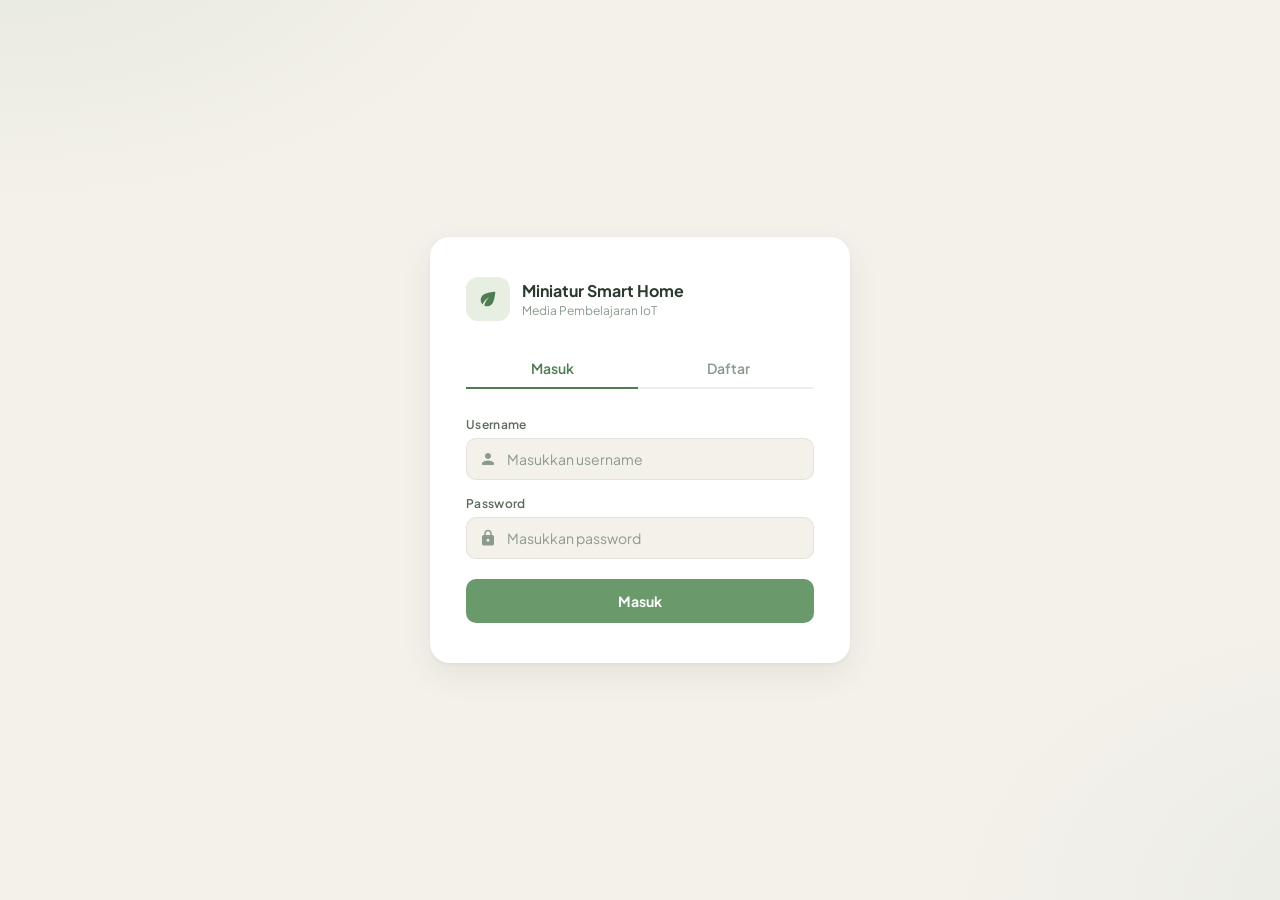
<file: public/login.html>
<!DOCTYPE html>
<html lang="id">
<head>
<meta charset="UTF-8"/>
<meta name="viewport" content="width=device-width, initial-scale=1.0"/>
<title>Login — Miniatur Smart Home</title>
<link rel="preconnect" href="https://fonts.googleapis.com">
<link rel="preconnect" href="https://fonts.gstatic.com" crossorigin>
<link href="https://fonts.googleapis.com/css2?family=Plus+Jakarta+Sans:wght@400;500;600;700;800&display=swap" rel="stylesheet">
<link href="https://fonts.googleapis.com/icon?family=Material+Icons+Round" rel="stylesheet">
<style>
  :root {
    --bg:         #f4f1ea;
    --paper:      #ffffff;
    --ink:        #2a3a2e;
    --ink-soft:   #5b6c5e;
    --muted:      #8a9a8d;
    --leaf:       #6a9a6b;
    --leaf-deep:  #4f7d52;
    --leaf-bg:    #e6efe1;
    --line:       rgba(42,58,46,0.08);
    --shadow:     0 2px 4px rgba(42,58,46,0.04), 0 12px 32px rgba(42,58,46,0.08);
    --red:        #c0392b;
    --red-bg:     #fdf0ee;
    --green:      #27ae60;
    --green-bg:   #eafaf1;
  }
  *, *::before, *::after { box-sizing: border-box; margin: 0; padding: 0; }
  body {
    font-family: 'Plus Jakarta Sans', system-ui, sans-serif;
    background: var(--bg);
    background-image:
      radial-gradient(900px 500px at 0% -10%, rgba(106,154,107,0.10), transparent 60%),
      radial-gradient(800px 500px at 110% 100%, rgba(143,184,201,0.10), transparent 60%);
    min-height: 100vh;
    display: flex;
    align-items: center;
    justify-content: center;
    padding: 24px;
  }

  .card {
    background: var(--paper);
    border-radius: 20px;
    box-shadow: var(--shadow);
    width: 100%;
    max-width: 420px;
    padding: 40px 36px;
  }

  .brand {
    display: flex;
    align-items: center;
    gap: 12px;
    margin-bottom: 28px;
  }
  .brand-mark {
    width: 44px; height: 44px;
    background: var(--leaf-bg);
    border-radius: 12px;
    display: flex; align-items: center; justify-content: center;
    color: var(--leaf-deep);
  }
  .brand-mark .material-icons-round { font-size: 22px; }
  .brand h1 { font-size: 16px; font-weight: 700; color: var(--ink); }
  .brand p  { font-size: 12px; color: var(--muted); margin-top: 2px; }

  .tabs {
    display: flex;
    border-bottom: 2px solid var(--line);
    margin-bottom: 28px;
    gap: 4px;
  }
  .tab {
    flex: 1;
    padding: 10px;
    text-align: center;
    font-size: 14px;
    font-weight: 600;
    color: var(--muted);
    cursor: pointer;
    border-bottom: 2px solid transparent;
    margin-bottom: -2px;
    transition: color .2s, border-color .2s;
  }
  .tab.active {
    color: var(--leaf-deep);
    border-bottom-color: var(--leaf-deep);
  }

  .form { display: none; flex-direction: column; gap: 16px; }
  .form.active { display: flex; }

  .field label {
    display: block;
    font-size: 12px;
    font-weight: 600;
    color: var(--ink-soft);
    margin-bottom: 6px;
    letter-spacing: .3px;
  }
  .input-wrap {
    display: flex;
    align-items: center;
    border: 1.5px solid var(--line);
    border-radius: 10px;
    background: var(--bg);
    transition: border-color .2s;
  }
  .input-wrap:focus-within { border-color: var(--leaf); }
  .input-wrap .material-icons-round {
    padding: 0 10px 0 12px;
    color: var(--muted);
    font-size: 18px;
  }
  .input-wrap input {
    flex: 1;
    border: none;
    background: transparent;
    padding: 11px 12px 11px 0;
    font-family: inherit;
    font-size: 14px;
    color: var(--ink);
    outline: none;
  }
  .input-wrap input::placeholder { color: var(--muted); }

  .btn {
    padding: 13px;
    background: var(--leaf);
    color: #fff;
    border: none;
    border-radius: 10px;
    font-family: inherit;
    font-size: 14px;
    font-weight: 700;
    cursor: pointer;
    transition: background .2s;
    margin-top: 4px;
  }
  .btn:hover { background: var(--leaf-deep); }
  .btn:disabled { background: var(--muted); cursor: not-allowed; }

  .alert {
    padding: 10px 14px;
    border-radius: 8px;
    font-size: 13px;
    font-weight: 500;
    display: none;
    align-items: center;
    gap: 8px;
  }
  .alert.error  { background: var(--red-bg);   color: var(--red);   display: flex; }
  .alert.success{ background: var(--green-bg); color: var(--green); display: flex; }
  .alert .material-icons-round { font-size: 16px; }
</style>
</head>
<body>

<div class="card">
  <div class="brand">
    <div class="brand-mark"><span class="material-icons-round">eco</span></div>
    <div>
      <h1>Miniatur Smart Home</h1>
      <p>Media Pembelajaran IoT</p>
    </div>
  </div>

  <div class="tabs">
    <div class="tab active" onclick="switchTab('login')">Masuk</div>
    <div class="tab" onclick="switchTab('register')">Daftar</div>
  </div>

  <!-- LOGIN FORM -->
  <form class="form active" id="formLogin" onsubmit="doLogin(event)">
    <div id="alertLogin" class="alert"></div>
    <div class="field">
      <label>Username</label>
      <div class="input-wrap">
        <span class="material-icons-round">person</span>
        <input type="text" id="loginUser" placeholder="Masukkan username" autocomplete="username" required>
      </div>
    </div>
    <div class="field">
      <label>Password</label>
      <div class="input-wrap">
        <span class="material-icons-round">lock</span>
        <input type="password" id="loginPass" placeholder="Masukkan password" autocomplete="current-password" required>
      </div>
    </div>
    <button type="submit" class="btn" id="btnLogin">Masuk</button>
  </form>

  <!-- REGISTER FORM -->
  <form class="form" id="formRegister" onsubmit="doRegister(event)">
    <div id="alertRegister" class="alert"></div>
    <div class="field">
      <label>Username</label>
      <div class="input-wrap">
        <span class="material-icons-round">person</span>
        <input type="text" id="regUser" placeholder="Buat username" autocomplete="username" required>
      </div>
    </div>
    <div class="field">
      <label>Email</label>
      <div class="input-wrap">
        <span class="material-icons-round">email</span>
        <input type="email" id="regEmail" placeholder="Masukkan email" autocomplete="email" required>
      </div>
    </div>
    <div class="field">
      <label>Password</label>
      <div class="input-wrap">
        <span class="material-icons-round">lock</span>
        <input type="password" id="regPass" placeholder="Minimal 6 karakter" autocomplete="new-password" required>
      </div>
    </div>
    <div class="field">
      <label>Konfirmasi Password</label>
      <div class="input-wrap">
        <span class="material-icons-round">lock_reset</span>
        <input type="password" id="regPass2" placeholder="Ulangi password" autocomplete="new-password" required>
      </div>
    </div>
    <button type="submit" class="btn" id="btnRegister">Daftar</button>
  </form>
</div>

<script>
// Redirect kalau sudah login
if (localStorage.getItem('smarthome_token')) {
  window.location.replace('index.html');
}

// Ambil daftar user dari localStorage
function getUsers() {
  try { return JSON.parse(localStorage.getItem('sh_users') || '[]'); } catch { return []; }
}
function saveUsers(users) {
  localStorage.setItem('sh_users', JSON.stringify(users));
}

function switchTab(tab) {
  document.querySelectorAll('.tab').forEach((t, i) =>
    t.classList.toggle('active', (i === 0) === (tab === 'login'))
  );
  document.getElementById('formLogin').classList.toggle('active', tab === 'login');
  document.getElementById('formRegister').classList.toggle('active', tab === 'register');
  showAlert('alertLogin', '');
  showAlert('alertRegister', '');
}

function showAlert(id, msg, type = 'error') {
  const el = document.getElementById(id);
  el.className = 'alert' + (msg ? ' ' + type : '');
  el.innerHTML = msg ? `<span class="material-icons-round">${type === 'error' ? 'error' : 'check_circle'}</span>${msg}` : '';
}

function doLogin(e) {
  e.preventDefault();
  const username = document.getElementById('loginUser').value.trim();
  const password = document.getElementById('loginPass').value;
  const users = getUsers();
  const user = users.find(u => u.username === username && u.password === password);
  if (!user) { showAlert('alertLogin', 'Username atau password salah'); return; }
  localStorage.setItem('smarthome_token', 'local_' + Date.now());
  localStorage.setItem('smarthome_user', username);
  window.location.replace('index.html');
}

function doRegister(e) {
  e.preventDefault();
  const username = document.getElementById('regUser').value.trim();
  const email    = document.getElementById('regEmail').value.trim();
  const pass     = document.getElementById('regPass').value;
  const pass2    = document.getElementById('regPass2').value;
  if (pass !== pass2) { showAlert('alertRegister', 'Password tidak sama'); return; }
  if (pass.length < 6) { showAlert('alertRegister', 'Password minimal 6 karakter'); return; }
  const users = getUsers();
  if (users.find(u => u.username === username)) {
    showAlert('alertRegister', 'Username sudah digunakan'); return;
  }
  if (users.find(u => u.email === email)) {
    showAlert('alertRegister', 'Email sudah digunakan'); return;
  }
  users.push({ username, email, password: pass });
  saveUsers(users);
  showAlert('alertRegister', 'Akun berhasil dibuat! Silakan masuk.', 'success');
  setTimeout(() => {
    switchTab('login');
    document.getElementById('loginUser').value = username;
  }, 1500);
}
</script>
</body>
</html>
</file>
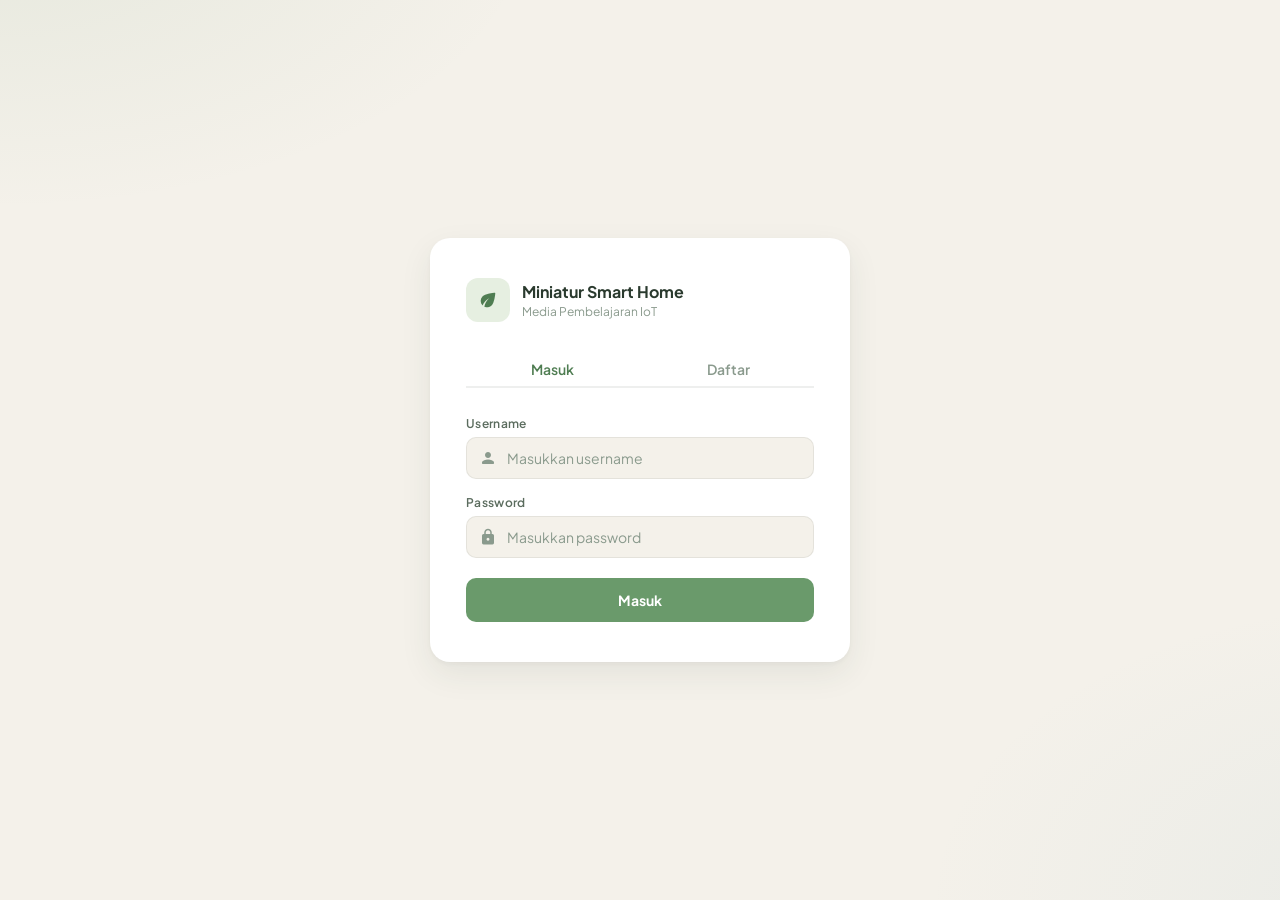
<file: templates/login.html>
<!DOCTYPE html>
<html lang="id">
<head>
<meta charset="UTF-8"/>
<meta name="viewport" content="width=device-width, initial-scale=1.0"/>
<title>Login — Miniatur Smart Home</title>
<link rel="preconnect" href="https://fonts.googleapis.com">
<link rel="preconnect" href="https://fonts.gstatic.com" crossorigin>
<link href="https://fonts.googleapis.com/css2?family=Plus+Jakarta+Sans:wght@400;500;600;700;800&display=swap" rel="stylesheet">
<link href="https://fonts.googleapis.com/icon?family=Material+Icons+Round" rel="stylesheet">
<style>
  :root {
    --bg:         #f4f1ea;
    --paper:      #ffffff;
    --ink:        #2a3a2e;
    --ink-soft:   #5b6c5e;
    --muted:      #8a9a8d;
    --leaf:       #6a9a6b;
    --leaf-deep:  #4f7d52;
    --leaf-bg:    #e6efe1;
    --line:       rgba(42,58,46,0.08);
    --shadow:     0 2px 4px rgba(42,58,46,0.04), 0 12px 32px rgba(42,58,46,0.08);
    --red:        #c0392b;
    --red-bg:     #fdf0ee;
    --green:      #27ae60;
    --green-bg:   #eafaf1;
  }
  *, *::before, *::after { box-sizing: border-box; margin: 0; padding: 0; }
  body {
    font-family: 'Plus Jakarta Sans', system-ui, sans-serif;
    background: var(--bg);
    background-image:
      radial-gradient(900px 500px at 0% -10%, rgba(106,154,107,0.10), transparent 60%),
      radial-gradient(800px 500px at 110% 100%, rgba(143,184,201,0.10), transparent 60%);
    min-height: 100vh;
    display: flex;
    align-items: center;
    justify-content: center;
    padding: 24px;
  }
  .card {
    background: var(--paper);
    border-radius: 20px;
    box-shadow: var(--shadow);
    width: 100%;
    max-width: 420px;
    padding: 40px 36px;
  }
  .brand {
    display: flex;
    align-items: center;
    gap: 12px;
    margin-bottom: 28px;
  }
  .brand-mark {
    width: 44px; height: 44px;
    background: var(--leaf-bg);
    border-radius: 12px;
    display: flex; align-items: center; justify-content: center;
    color: var(--leaf-deep);
  }
  .brand-mark .material-icons-round { font-size: 22px; }
  .brand h1 { font-size: 16px; font-weight: 700; color: var(--ink); }
  .brand p  { font-size: 12px; color: var(--muted); margin-top: 2px; }
  .tabs {
    display: flex;
    border-bottom: 2px solid var(--line);
    margin-bottom: 28px;
    gap: 4px;
  }
  .tab {
    flex: 1;
    padding: 10px;
    text-align: center;
    font-size: 14px;
    font-weight: 600;
    color: var(--muted);
    cursor: pointer;
    border-bottom: 2px solid transparent;
    margin-bottom: -2px;
    transition: color .2s, border-color .2s;
  }
  .tab.active { color: var(--leaf-deep); border-bottom-color: var(--leaf-deep); }
  button.tab { border: none; background: transparent; font-family: inherit; }
  .form { display: none; flex-direction: column; gap: 16px; }
  .form.active { display: flex; }
  .field label {
    display: block;
    font-size: 12px;
    font-weight: 600;
    color: var(--ink-soft);
    margin-bottom: 6px;
    letter-spacing: .3px;
  }
  .input-wrap {
    display: flex;
    align-items: center;
    border: 1.5px solid var(--line);
    border-radius: 10px;
    background: var(--bg);
    transition: border-color .2s;
  }
  .input-wrap:focus-within { border-color: var(--leaf); }
  .input-wrap .material-icons-round { padding: 0 10px 0 12px; color: var(--muted); font-size: 18px; }
  .input-wrap input {
    flex: 1;
    border: none;
    background: transparent;
    padding: 11px 12px 11px 0;
    font-family: inherit;
    font-size: 14px;
    color: var(--ink);
    outline: none;
  }
  .input-wrap input::placeholder { color: var(--muted); }
  .btn {
    padding: 13px;
    background: var(--leaf);
    color: #fff;
    border: none;
    border-radius: 10px;
    font-family: inherit;
    font-size: 14px;
    font-weight: 700;
    cursor: pointer;
    transition: background .2s;
    margin-top: 4px;
  }
  .btn:hover { background: var(--leaf-deep); }
  .btn:disabled { background: var(--muted); cursor: not-allowed; }
  .alert {
    padding: 10px 14px;
    border-radius: 8px;
    font-size: 13px;
    font-weight: 500;
    display: none;
    align-items: center;
    gap: 8px;
  }
  .alert.error   { background: var(--red-bg);   color: var(--red);   display: flex; }
  .alert.success { background: var(--green-bg); color: var(--green); display: flex; }
  .alert .material-icons-round { font-size: 16px; }
</style>
</head>
<body>
<div class="card">
  <div class="brand">
    <div class="brand-mark"><span class="material-icons-round">eco</span></div>
    <div>
      <h1>Miniatur Smart Home</h1>
      <p>Media Pembelajaran IoT</p>
    </div>
  </div>

  <div class="tabs" role="tablist">
    <button type="button" class="tab active" id="tabLogin" onclick="showForm('login')">Masuk</button>
    <button type="button" class="tab" id="tabRegister" onclick="showForm('register')">Daftar</button>
  </div>

  <!-- LOGIN -->
  <form class="form active" id="formLogin" onsubmit="doLogin(event)">
    <div id="alertLogin" class="alert"></div>
    <div class="field">
      <label>Username</label>
      <div class="input-wrap">
        <span class="material-icons-round">person</span>
        <input type="text" id="loginUser" placeholder="Masukkan username" autocomplete="username" required>
      </div>
    </div>
    <div class="field">
      <label>Password</label>
      <div class="input-wrap">
        <span class="material-icons-round">lock</span>
        <input type="password" id="loginPass" placeholder="Masukkan password" autocomplete="current-password" required>
      </div>
    </div>
    <button type="submit" class="btn" id="btnLogin">Masuk</button>
  </form>

  <!-- REGISTRATION -->
  <form class="form" id="formRegister" onsubmit="doRegister(event)">
    <div id="alertRegister" class="alert"></div>
    <div class="field"><label>Username</label><div class="input-wrap"><span class="material-icons-round">person</span><input type="text" id="registerUser" placeholder="Buat username" autocomplete="username" required></div></div>
    <div class="field"><label>Email</label><div class="input-wrap"><span class="material-icons-round">email</span><input type="email" id="registerEmail" placeholder="nama.com" autocomplete="email" required></div></div>
    <div class="field"><label>Password</label><div class="input-wrap"><span class="material-icons-round">lock</span><input type="password" id="registerPass" placeholder="Minimal 12 karakter" autocomplete="new-password" minlength="12" required></div></div>
    <div class="field"><label>Konfirmasi password</label><div class="input-wrap"><span class="material-icons-round">lock</span><input type="password" id="registerPassConfirm" placeholder="Ulangi password" autocomplete="new-password" minlength="12" required></div></div>
    <button type="submit" class="btn" id="btnRegister">Daftar</button>
  </form>

</div>

<script>

function showAlert(id, msg, type = 'error') {
  const el = document.getElementById(id);
  el.className = 'alert' + (msg ? ' ' + type : '');
  el.innerHTML = msg ? `<span class="material-icons-round">${type === 'error' ? 'error' : 'check_circle'}</span>${msg}` : '';
}

function showForm(name) {
  const isLogin = name === 'login';
  document.getElementById('formLogin').classList.toggle('active', isLogin);
  document.getElementById('formRegister').classList.toggle('active', !isLogin);
  document.getElementById('tabLogin').classList.toggle('active', isLogin);
  document.getElementById('tabRegister').classList.toggle('active', !isLogin);
}

async function doLogin(e) {
  e.preventDefault();
  const btn = document.getElementById('btnLogin');
  btn.disabled = true; btn.textContent = 'Memproses...';
  showAlert('alertLogin', '');
  try {
    const res = await fetch('/api/login', {
      method: 'POST',
      headers: {'Content-Type': 'application/json'},
      body: JSON.stringify({
        username: document.getElementById('loginUser').value.trim(),
        password: document.getElementById('loginPass').value
      })
    });
    const data = await res.json();
    if (!res.ok) { showAlert('alertLogin', data.error || 'Login gagal'); return; }
    window.location.replace('/dashboard');
  } catch {
    showAlert('alertLogin', 'Tidak dapat terhubung ke server');
  } finally {
    btn.disabled = false; btn.textContent = 'Masuk';
  }
}


async function doRegister(e) {
  e.preventDefault();
  const password = document.getElementById('registerPass').value;
  if (password !== document.getElementById('registerPassConfirm').value) {
    showAlert('alertRegister', 'Konfirmasi password tidak sama');
    return;
  }
  const btn = document.getElementById('btnRegister');
  btn.disabled = true; btn.textContent = 'Memproses...';
  showAlert('alertRegister', '');
  try {
    const username = document.getElementById('registerUser').value.trim();
    const res = await fetch('/api/register', {
      method: 'POST',
      headers: {'Content-Type': 'application/json'},
      body: JSON.stringify({username, email: document.getElementById('registerEmail').value.trim(), password})
    });
    const data = await res.json();
    if (!res.ok) { showAlert('alertRegister', data.error || 'Pendaftaran gagal'); return; }
    document.getElementById('loginUser').value = username;
    document.getElementById('formRegister').reset();
    showForm('login');
    showAlert('alertLogin', 'Akun berhasil dibuat. Silakan masuk.', 'success');
  } catch {
    showAlert('alertRegister', 'Tidak dapat terhubung ke server');
  } finally {
    btn.disabled = false; btn.textContent = 'Daftar';
  }
}
</script>
</body>
</html>
</file>
